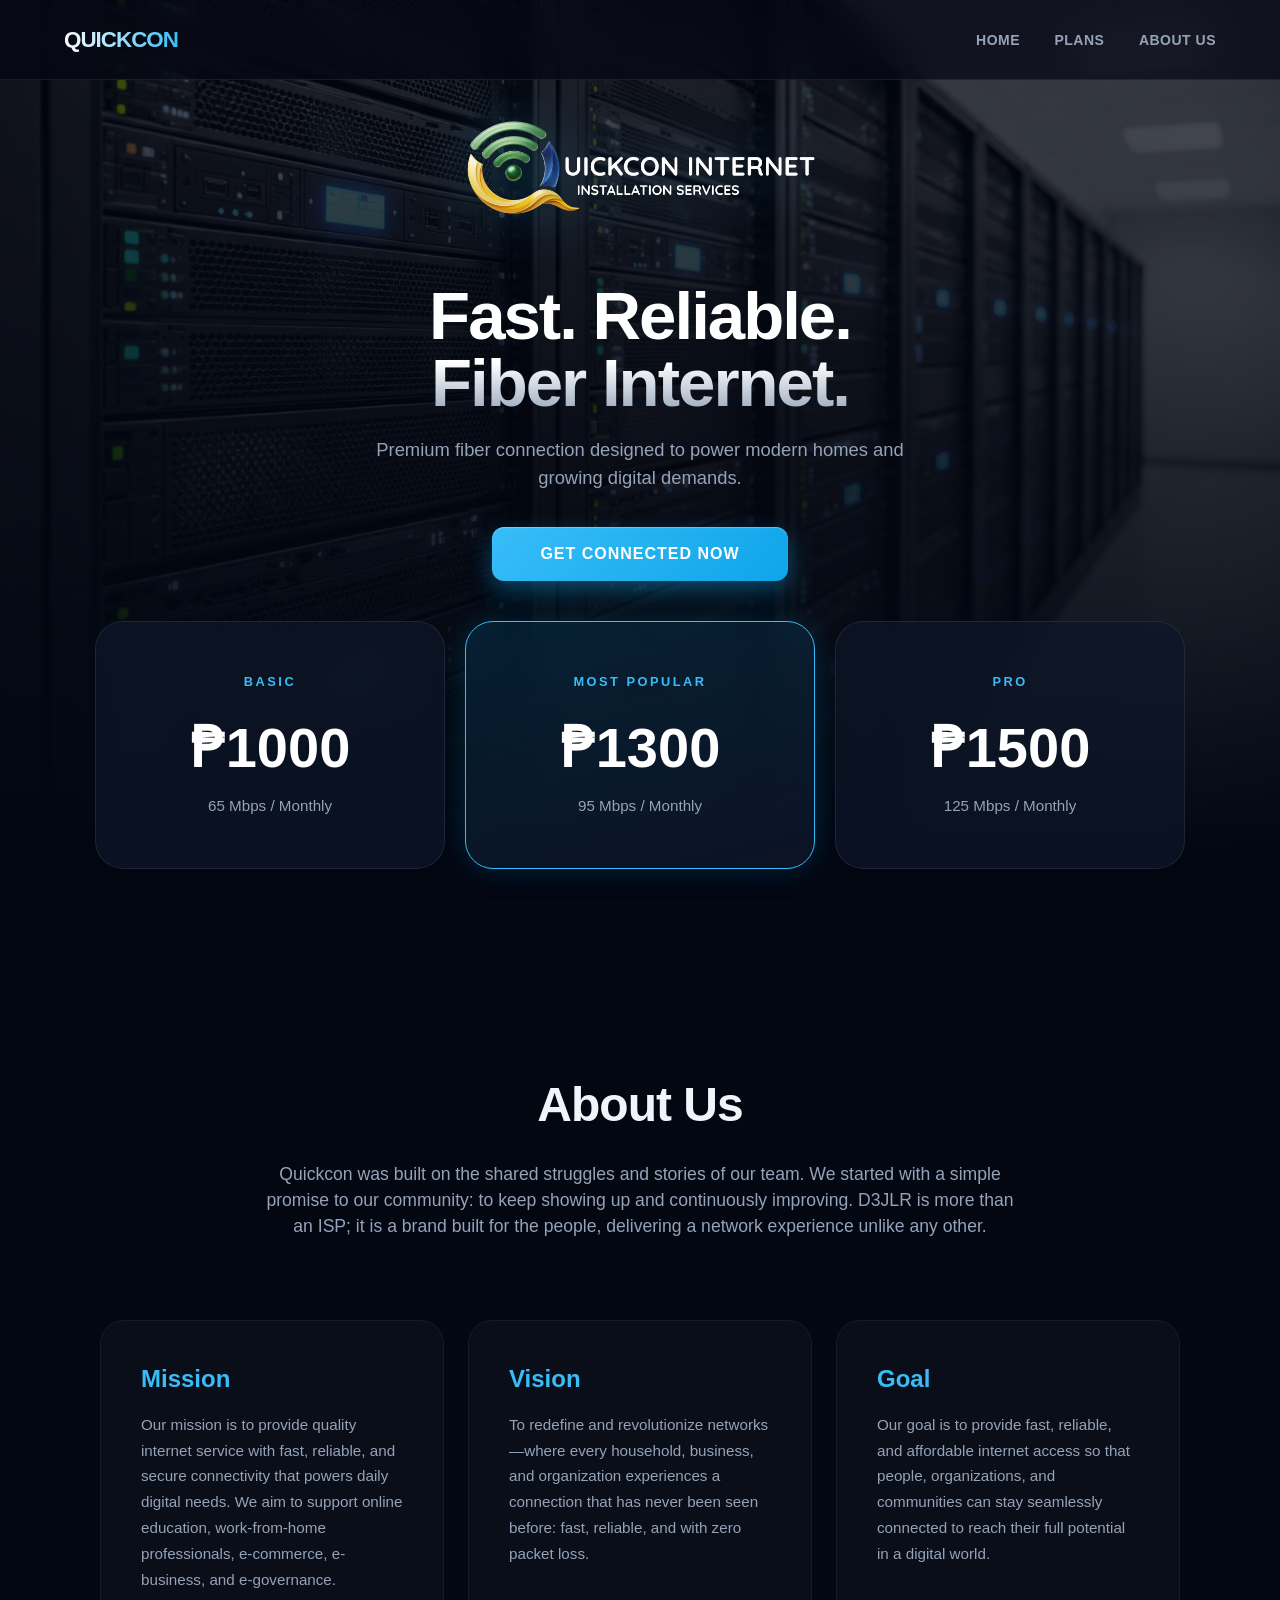
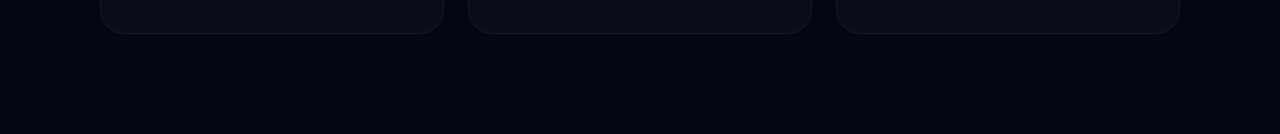
<file: web/index.html>
<!DOCTYPE html>
<html lang="en">
<head>
    <meta charset="UTF-8">
    <meta name="viewport" content="width=device-width, initial-scale=1.0">
    <title>QuickCon Internet</title>
    <link rel="stylesheet" href="./styles.css">
</head>

<body>

<!-- Background Image and Mesh Gradient Overlay -->
<div class="bg"></div>

<!-- Navigation -->
<header class="nav">
    <div class="logo-container">
        <!-- If you have a small icon logo, uncomment the image below -->
        <!-- <img src="./assets/quickcon_logo-removebg-preview.png" alt="QuickCon Logo"> -->
        <span>QuickCon</span>
    </div>

    <div class="nav-links">
        <button>Home</button>
        <button>Plans</button>
        <button>About Us</button>
    </div>
</header>

<!-- Hero Section -->
<main class="hero">
    <div class="hero-left">
        <div class="quickcon-logo">
            <img src="./assets/QUICKCON_LOGO_WITH_L.png" alt="QuickCon Logo">
        </div>

        <h1>Fast. Reliable.<br>Fiber Internet.</h1>
        <p>Premium fiber connection designed to power modern homes and growing digital demands.</p>

        <button class="get-connected-button">Get Connected Now</button>
    </div>
</main>

<!-- Pricing Plans Section -->
<section id="plans">
    <div class="plans">
        <div class="card">
            <h2>Basic</h2>
            <p class="price">₱1000</p>
            <span>65 Mbps / Monthly</span>
        </div>

        <div class="card highlight">
            <h2>Most Popular</h2>
            <p class="price">₱1300</p>
            <span>95 Mbps / Monthly</span>
        </div>

        <div class="card">
            <h2>Pro</h2>
            <p class="price">₱1500</p>
            <span>125 Mbps / Monthly</span>
        </div>
    </div>
</section>

<!-- About Section -->
<section class="about-section">
    <h1>About Us</h1>
    <p>
        Quickcon was built on the shared struggles and stories of our team. 
        We started with a simple promise to our community: to keep showing up and continuously improving. 
        D3JLR is more than an ISP; it is a brand built for the people, delivering a network experience unlike any other.
    </p>

    <div class="about-grid">
        <div class="about-card">
            <h2>Mission</h2>
            <p>
                Our mission is to provide quality internet service with fast, reliable, and secure connectivity 
                that powers daily digital needs. We aim to support online education, work-from-home professionals, 
                e-commerce, e-business, and e-governance.
            </p>
        </div>

        <div class="about-card">
            <h2>Vision</h2>
            <p>
                To redefine and revolutionize networks—where every household, business, and organization experiences 
                a connection that has never been seen before: fast, reliable, and with zero packet loss.
            </p>
        </div>

        <div class="about-card">
            <h2>Goal</h2>
            <p>
                Our goal is to provide fast, reliable, and affordable internet access so that people, organizations, 
                and communities can stay seamlessly connected to reach their full potential in a digital world.
            </p>
        </div>
    </div>
</section>

</body>
</html>
</file>
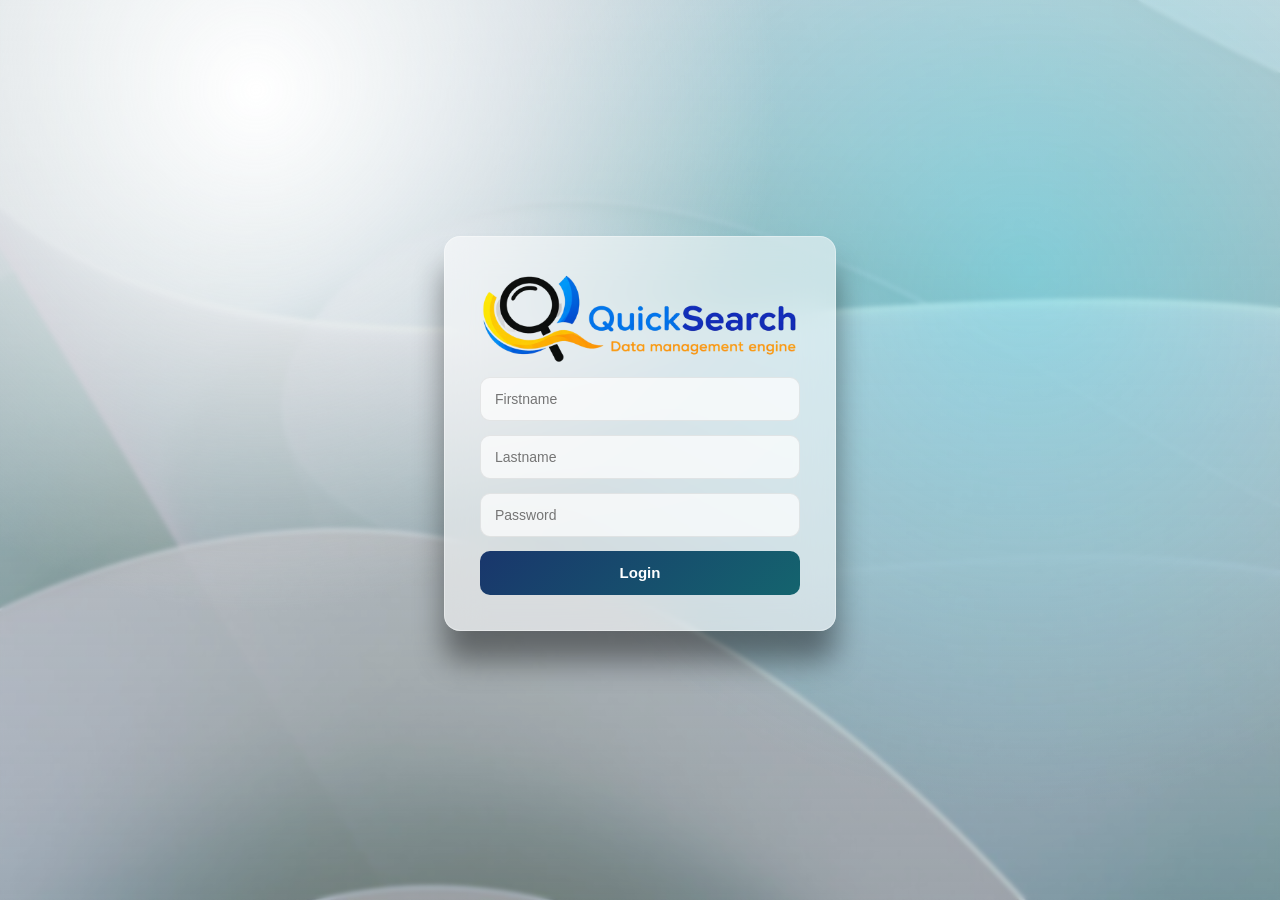
<file: Quicksearch/Quicksearch/prototype-v3-web-client-c++-server/frontend/index.html>
<!doctype html>
<html lang="en">

<head>
    <meta charset="utf-8" />
    <meta name="viewport" content="width=device-width, initial-scale=1" />
    <meta name="description" content="Quickcon">
    <link rel="stylesheet" href="style.css">
    <title>Quicksearch - Your engine to search </title>
</head>

<body id="body">
    <!-- <header id="top-header"></header> -->

    <div id="welcome-section">
        <div id="logo">

        </div><br>
            <p  id="message"> 

            </p>
        </div>

    <div id="login-form">
        <form id="loginForm">
            <div class="container">
            <img src="assets/quicksearch-logo.png">
            <input type="text" placeholder="Firstname" id="fname" required>
            <input type="text" placeholder="Lastname" id="lname" required>
            <input type="password" placeholder="Password" id="psw" required>
            <button type="submit">Login</button>
        </div>
        </form>
    </div>

<script src="data_lookup/scripts/globalvar.js"></script>
<script src="api.js"></script> 
</body>
</html>
</file>
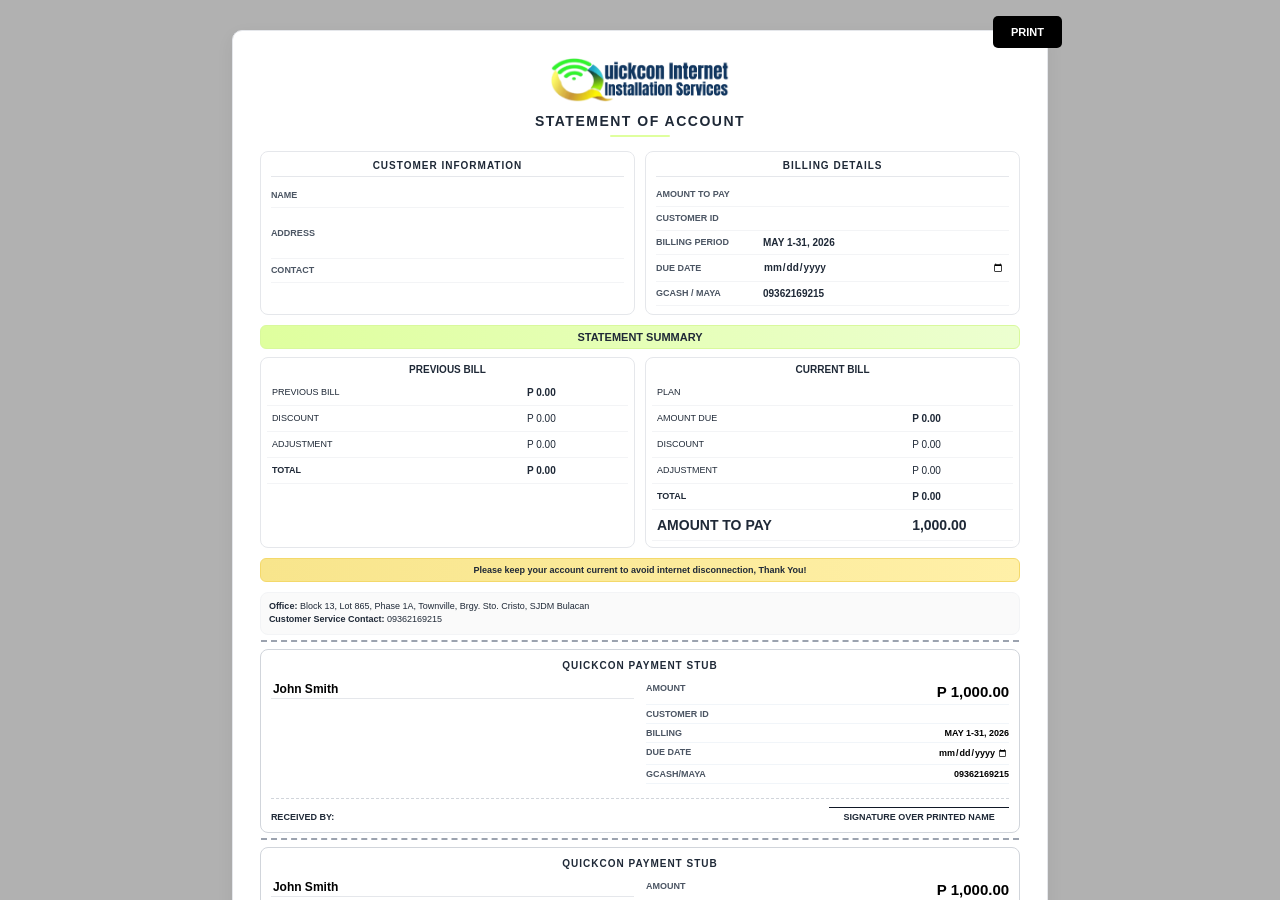
<file: Quicksearch/Quicksearch/prototype-v3-web-client-c++-server/frontend/soa/index.html>
<!DOCTYPE html>
<html lang="en">
<head>
<meta charset="UTF-8">
<meta name="viewport" content="width=device-width, initial-scale=1.0">
<title>Statement of Account</title>

<link rel="stylesheet" href="soa.css">
</head>

<body>

<!-- MODAL -->
<div class="modal-overlay">

  <div class="modal-container">

    <button class="close-modal" onclick="window.print()">
      PRINT
    </button>

    <div class="page">

      <!-- HEADER -->
      <div class="header">
        <img src="../assets/683115129_1359027916053255_2329588610600427561_n.png">
      </div>

      <div class="title">STATEMENT OF ACCOUNT</div>

      <!-- TOP -->
      <div class="top">

        <div class="card">
          <div class="info-title">CUSTOMER INFORMATION</div>

          <div class="row">
            <span class="label">Name</span>
            <input class="input" id="top-client-name" style="font-weight:bold; font-size: 11px;">
          </div>

          <div class="row">
            <span class="label">Address</span>
            <textarea class="input textarea" id="top-client-address"></textarea>
          </div>

          <div class="row">
            <span class="label">Contact</span>
            <input class="input" id="top-client-contact">
          </div>
        </div>

        <div class="card">
          <div class="info-title">BILLING DETAILS</div>

          <div class="row">
            <span class="label">Amount To Pay</span>
            <input class="input" id="top-client-amount-due" style="font-weight:bold;">
          </div>

          <div class="row">
            <span class="label">Customer ID</span>
            <input class="input" id="top-client-credentials" style="font-weight:bold;">
          </div>

          <div class="row">
            <span class="label">Billing Period</span>
            <input class="input" id="top-billing-period" style="font-weight:bold;" type="" value="MAY 1-31, 2026">
          </div>

          <div class="row">
            <span class="label">Due Date</span>
            <input class="input" id="top-due-date" style="font-weight:bold;" type="date">
          </div>

          <div class="row">
            <span class="label">GCASH / MAYA</span>
            <input class="input" id="top-gcash" value="09362169215" style="font-weight:bold;">
          </div>

        </div>

      </div>

      <!-- SUMMARY -->
      <div class="section">STATEMENT SUMMARY</div>

      <div class="grid">

        <!-- PREVIOUS BILL -->
        <div class="box">
          <h4>PREVIOUS BILL</h4>

          <table>
            <tr>
              <td>PREVIOUS BILL</td>
              <td class="amount">
                <input class="input" id="summary-previous-amount" value="P 0.00" style="font-weight:bold;">
              </td>
            </tr>

            <tr>
              <td>DISCOUNT</td>
              <td class="amount">
                <input class="input" id="summary-previous-discount" value="P 0.00">
              </td>
            </tr>

            <tr>
              <td>ADJUSTMENT</td>
              <td class="amount">
                <input class="input" id="summary-previous-adjustment" value="P 0.00">
              </td>
            </tr>

            <tr id="container-box-for-total-previous">
              <td><b>TOTAL</b></td>
              <td class="amount">
                <input class="input" id="summary-previous-total" value="P 0.00" style="font-weight:bold;">
              </td>
            </tr>
          </table>
        </div>

        <!-- CURRENT BILL -->
        <div class="box">
          <h4>CURRENT BILL</h4>

          <table>

            <tr>
              <td>PLAN</td>
              <td class="amount">
                <input class="input" id="summary-mbps" value="" style="font-weight:bold;">
              </td>
            </tr>

            <tr>
              <td>AMOUNT DUE</td>
              <td class="amount">
                <input class="input" id="summary-amount-due" value="P 0.00" style="font-weight:bold;">
              </td>
            </tr>

            <tr>
              <td>DISCOUNT</td>
              <td class="amount">
                <input class="input" id="summary-discount" value="P 0.00">
              </td>
            </tr>

            <tr>
              <td>ADJUSTMENT</td>
              <td class="amount">
                <input class="input" id="summary-adjustment" value="P 0.00">
              </td>
            </tr>

            <tr id="container-box-for-total-current">
              <td><b>TOTAL</b></td>
              <td class="amount">
                <input class="input" id="summary-total" value="P 0.00" style="font-weight:bold;">
              </td>
            </tr>

            <tr>
              <td><b style="font-size: 14px;">AMOUNT TO PAY</b></td>
              <td class="amount">
                <input class="input" id="summary-amount-to-pay" value="1,000.00" style="font-weight:bold; font-size: 14px;">
              </td>
            </tr>

          </table>
        </div>

      </div>

      <!-- NOTICE -->
      <div class="notice">
        Please keep your account current to avoid internet disconnection, Thank You!
      </div>

      <!-- OFFICE -->
      <div class="office">
        <b>Office:</b> Block 13, Lot 865, Phase 1A, Townville, Brgy. Sto. Cristo, SJDM Bulacan<br>
        <b>Customer Service Contact:</b> 09362169215<br>
      </div>

      <!-- STUB 1 -->
      <div class="stub">

        <div class="stub-title">QUICKCON PAYMENT STUB</div>

        <div class="stub-grid">

          <div class="stub-left">
            <input id="stub-client-name" value="John Smith" style="font-weight:bold; font-size: 12px;">
            <textarea class="input textarea" id="stub-client-address"></textarea>
          </div>

          <div class="stub-right">

            <div class="line"><span>AMOUNT</span><input id="stub-amount-due" value="P 1,000.00" style="font-weight:bold; font-size: 15px;"></div>
            <div class="line"><span>CUSTOMER ID</span><input id="stub-credentials" style="font-weight:bold;"></div>
            <div class="line"><span>BILLING</span><input id="stub-billing" style="font-weight:bold;" value="MAY 1-31, 2026"></div>
            <div class="line"><span>DUE DATE</span><input id="stub-due-date" type="date" style="font-weight:bold;"></div>
            <div class="line"><span>GCASH/MAYA</span><input id="stub-gcash" style="font-weight:bold;" value="09362169215"></div>

          </div>

        </div>

        <div class="stub-footer">

          <div class="received">RECEIVED BY:</div>

          <div class="signature-area">
            <div class="signature-line"></div>
            <div class="signature-label">
              SIGNATURE OVER PRINTED NAME
            </div>
          </div>

        </div>

      </div>

      <!-- STUB 2 -->
      <div class="stub">

        <div class="stub-title">QUICKCON PAYMENT STUB</div>

        <div class="stub-grid">

          <div class="stub-left">
            <input id="stub2-client-name" value="John Smith" style="font-weight:bold; font-size: 12px;">
            <textarea class="input textarea" id="stub2-client-address"></textarea>
          </div>

          <div class="stub-right">

            <div class="line"><span>AMOUNT</span><input id="stub-amount-due" value="P 1,000.00" style="font-weight:bold; font-size: 15px;"></div>
            <div class="line"><span>CUSTOMER ID</span><input id="stub2-credentials" style="font-weight:bold;"></div>
            <div class="line"><span>BILLING</span><input id="stub-billing" style="font-weight:bold;" value="MAY 1-31, 2026"></div>
            <div class="line"><span>DUE DATE</span><input id="stub-due-date" type="date" style="font-weight:bold;"></div>
            <div class="line"><span>GCASH/MAYA</span><input id="stub-gcash" style="font-weight:bold;" value="09362169215"></div>

          </div>

        </div>

        <div class="stub-footer">

          <div class="received">RECEIVED BY:</div>

          <div class="signature-area">
            <div class="signature-line"></div>
            <div class="signature-label">
              SIGNATURE OVER PRINTED NAME
            </div>
          </div>

        </div>

      </div>

    </div>

  </div>

   <script src="script.js"></script>

</div>

</body>
</html>
</file>
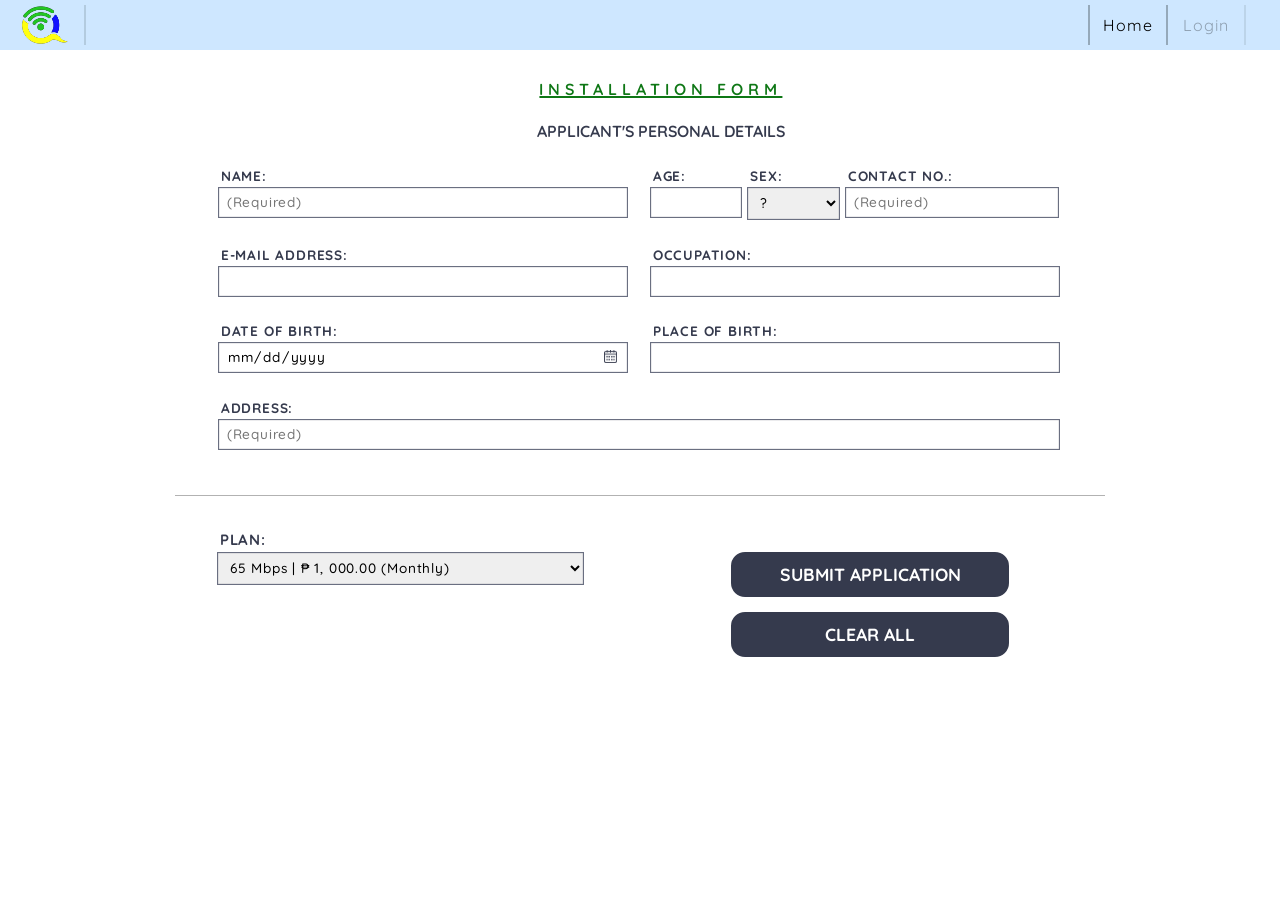
<file: web/Application_Form.html>
<html>
<head>
    <link rel = "shortcut icon" href = "QuickIcon.ico" type = "image/x-icon">
    <title> Application Form - QuickCon Internet </title>
</head>
<body>

<div class = "main">
    <div class = "webRibbon">
        <img id = "QCLogo" src = "QuickCon Logo.png">
        <button type = "button" id = "BLogin"> Login </button>
        <div id = "BLogout"> Logout </div>
        <button type = "button" id = "BHome"> Home </button>
    </div>

    <form class = "applicationArea" id = "form1">
        <div class = "title"> 
            <div class = "titleLine-1"> INSTALLATION FORM </div>
            <div class = "titleLine-2"> APPLICANT'S PERSONAL DETAILS </div>
        </div>

        <!-- 1st Row -->
        <div class = "textInput" id = "defaultInputStyle">
            <label for = "nameBox" class = "inputLabels"> NAME: </label>
            <input type = "text" class = "textBox" id = "nameBox" placeholder = "(Required)"/>
        </div>
        <div class = "small-textInput" id = "defaultInputStyle">
            <label for = "ageBox" class = "inputLabels"> AGE: </label>
            <input type = "number" class = "textBox" id = "ageBox" min = "1" max = "100"/>
        </div>
        <div class = "small-textInput" id = "defaultInputStyle">
            <label for = "sexBox" class = "inputLabels"> SEX: </label>
            <select type = "text" class = "textBox" id = "sexBox">
                <option> ? </option>
                <option> Male </option>
                <option> Female </option>
                <option> Truck </option>
                <option> Helicopter </option>
                <option> Chair </option>
            </select>
        </div>
        <div class = "contact-textInput" id = "defaultInputStyle">
            <label for = "contactBox" class = "inputLabels"> CONTACT NO.: </label>
            <input type = "text" class = "textBox" id = "contactBox" placeholder = "(Required)"/>
        </div>

        <!-- 2nd Row -->
        <div class = "textInput" id = "defaultInputStyle">
            <label for = "emailBox" class = "inputLabels"> E-MAIL ADDRESS: </label>
            <input type = "text" class = "textBox" id = "emailBox"/>
        </div>
        <div class = "textInput" id = "defaultInputStyle">
            <label for = "occBox" class = "inputLabels"> OCCUPATION: </label>
            <input type = "text" class = "textBox" id = "occBox"/>
        </div>

        <!-- 3rd Row -->
        <div class = "textInput" id = "defaultInputStyle">
            <label for = "bdayBox" class = "inputLabels"> DATE OF BIRTH: </label>
            <input type = "date" class = "textBox" id = "bdayBox"/>
        </div>
        <div class = "textInput" id = "defaultInputStyle">
            <label for = "bplaceBox" class = "inputLabels"> PLACE OF BIRTH: </label>
            <input type = "text" class = "textBox" id = "bplaceBox"/>
        </div>

        <!-- 4th Row -->
        <div class = "long-textInput" id = "defaultInputStyle">
            <label for = "addBox" class = "inputLabels"> ADDRESS: </label>
            <input type = "text" class = "textBox" id = "addBox" placeholder = "(Required)"/>
        </div>
    </form>

    <div class = "submissionArea">
        <div  class = "planArea">
            <div class = "long-textInput" id = "defaultInputStyle">
                <label for = "planBox" class = "inputLabels"> PLAN: </label>
                <select type = "text" class = "textBox" id = "planBox">
                    <option > 65 Mbps | ₱ 1, 000.00 (Monthly) </option>
                    <option > 95 Mbps | ₱ 1, 300.00 (Monthly) </option>
                    <option > 125 Mbps | ₱ 1, 500.00 (Monthly) </option>
                </select>
            </div>
        </div>
        <div  class = "buttonArea">
            <button type = "button" class = "subArea-Button" id = "BSubmit"> SUBMIT APPLICATION </button>
            <div class = "prompt-style" id = "confirmPrompt">
                <button 
                    type = "submit" 
                    class = "promptYesButton-style"
                    form = "form1"
                    > SUBMIT </button>
                <button 
                    type = "button" 
                    class = "promptNoButton-style"
                    > Return </button>
            </div>

            <button type = "button" class = "subArea-Button" id = "BClear"> CLEAR ALL </button>
            <div class = "prompt-style" id = "warningPrompt">
                <button 
                    type = "reset" 
                    class = "promptYesButton-style"
                    form = "form1"
                    > CONFIRM </button>
                <button 
                    type = "button" 
                    class = "promptNoButton-style"
                    > Return </button>

                <div class = "promptText-style" id = "wp-Line1"> WARNING </div>
                <div class = "promptText-style" id = "wp-Line2"> Mawawawala lahat ng detalye kapag pinindot mo ito! Sigurado ka? </div>
                <div class = "promptText-style" id = "wp-Line3"> All details will disappear if you click this button! Are you sure? </div>

                <img id = "warning1" src = "warning_icon.png">
                <img id = "warning2" src = "warning_icon.png">
            </div>

        </div>
    </div>
</div>

</body>
</html>
<style>

html {
    font-family: "quicksand";
    font-weight: normal;
}
body .main{
    position: absolute; top: 0; left: 0;
    height: 100%; width: 100%;

    display: grid; 
    grid-template-columns: 1fr min(90%, 930px) 1fr;
    grid-template-rows: auto auto 1fr;

}

/* MAIN RIBBON _______________________________________________ */
.webRibbon { 
    position: relative; top:0; left: 0;
    width: 100%; height: 100%; min-height: 50px;
    background-color: #cee7ff;

    grid-area: 1 / 1 / 2 / 4;

    #QCLogo{
        visibility: visible; position: absolute; 

        top: 10%; left: 20px; height: 80%;
        filter: drop-shadow(0 0 0.1px black) brightness(120%);
        border-right: 2px solid #95A9BA; 
        padding-right: 15px;
    }
    #BLogin{
        background: none; border: none; position: absolute; 
        opacity: 30%;

        top: 10%; right: 34px;
        height: 80%; width: 80; 
        font-size: calc(1 * 100%); 
        font-family: "quicksand";
        letter-spacing: 1;

        display: flex; 
        justify-content: center; align-items: center;

        border-right: 2px solid #95A9BA; border-left: 2px solid #95A9BA;
    }
    #BLogout{
        visibility: hidden; position: absolute; 

        top: 10%; right: 30;
        height: 80%; width: 80; 
        font-size: calc(1 * 100%);
        letter-spacing: 1;

        display: flex; 
        justify-content: center; align-items: center;
        border-right: 2px solid #95A9BA; 
        border-left: 2px solid #95A9BA;
    }
    #BHome{
        background: none; border: none; position: absolute;

        top: 10%; right: 112;
        height: 80%; width: 80; 
        font-size: calc(1 * 100%);
        font-family: "quicksand";
        letter-spacing: 1;

        display: flex; 
        justify-content: center; align-items: center;
        border-right: 2px solid #95A9BA; 
        border-left: 2px solid #95A9BA;

        cursor: pointer;
    }
}

/* Application Area _______________________________________________ */
.applicationArea{
    border: white 0.5px solid;
    grid-area: 2 / 2 / 3 / 3;

    font-family: "quicksand";

    display: flex; row-gap: 1.8em;
    flex-wrap: wrap; justify-content: start;
    padding-left: 4.5%;
    padding-top: 3%; padding-bottom: 3%;

    /* main containers */
    .title{
        display: flex; flex-direction: column;
        align-items: center;
        font-size: 100%;

        .titleLine-1{
            color: #0e7715;
            font-weight: 650; 
            text-decoration: underline;
            text-decoration-thickness: 2px;
            letter-spacing: 5px;

            padding-bottom: 2.5%;
        }
        .titleLine-2{
            color: #353a4d;
            font-weight: 650;
        }
    }

    .textInput{
        width: 48.75%;
    }
    .small-textInput{
        width: 11%;
    }
    .long-textInput{
        width: 100%;
    }
    .contact-textInput{
        width: 25.5%;
    }

    /* item order */
    .title{
        flex-basis: 100%;
        order: -1;
    }
}

   /* input styles */
#defaultInputStyle{
    display: flex; flex-direction: column;
    font-size: 85%; font-weight: 700;
}
.inputLabels{
    position: relative; left: 3px; bottom: 3px;
    letter-spacing: 0.8px;
    color: #353a4d;
}
.textBox{
    width: 95%;
    border: #6a6f81 1px solid;
    box-shadow: inset 0 0 1px #353a4d;
}
.textBox[type = "number"]{
    padding-left: 8px; padding-top: 5px; padding-bottom: 7px;
    font-family: "quicksand"; 
    font-size: 100%; font-weight: 500;
    letter-spacing: 0.8px;
}
.textBox[type = "text"]{
    padding-left: 8px; padding-top: 5px; padding-bottom: 7px;
    font-family: "quicksand"; 
    font-size: 100%; font-weight: 500;
    letter-spacing: 0.8px;
}
.textBox[type = "date"]{
    padding-left: 8px; padding-top: 4px; padding-bottom: 6px;
    font-family: "quicksand"; 
    font-size: 100%; font-weight: 500;
    letter-spacing: 0.8px;
    cursor: text;
}
.textBox[type = "date"]::-webkit-calendar-picker-indicator {
    background-image: url("calendar-icon.png");
    padding-right: 2.5%;
    cursor: pointer;
}

/* Submission Area _______________________________________________ */
.submissionArea{
    border-top: rgba(0, 0, 0, 0.3) 1px solid;
    grid-area: 3 / 2 / 4 / 3;

    display: flex; flex-direction: row;
    gap: 2em;

    .planArea{
        flex-basis: 100%;
        display: flex; flex-direction: row;
        flex-wrap: wrap; justify-content: start;
        padding-left: 4.5%;
        padding-top: 4%;

        .inputLabels{
            font-size: 110%;
        }
        .long-textInput{
            width: 100%;
        }
    }

    .buttonArea{
        flex-basis: 100%; 
        display: flex; flex-direction: column;
        flex-wrap: nowrap; place-items: center;
        gap: 15px;
        padding: 4.5%;
        padding-top: 6%; padding-bottom: 15%;

        position: relative;

        .subArea-Button{
            border: #353a4d 2px solid;
            border-radius: 0.8em;
            background-color: #353a4d;

            height: 15%; width: 72%;
            min-height: 45px; max-width: 400px;
            
            color: white;
            font-family: "quicksand";
            font-size: 110%; font-weight: 750;
        }

        #warningPrompt{
            visibility: hidden;
        }
        #wp-Line1{
            position: absolute;
            width: 100%; top: min(1.7vw, 25px);

            color: #353a4d;
            font-weight: bold;

            text-align: center;
        }
        #wp-Line2{
            position: absolute;
            width: 90%; top: min(5.7vw, 70px);

            color: #353a4d;

            text-align: center;
        }
        #wp-Line3{
            position: absolute;
            width: 90%; top: min(12.7vw, 140px);

            color: #95A9BA;
            font-weight: bold;

            text-align: center;
        }
        #warning1{
            position: absolute;
            height: min(4vw, 40px);
            top: min(1vw);
            left: min(17vw, 155px);
        }
        #warning2{
            position: absolute;
            height: min(4vw, 40px);
            top: min(1vw);
            right: min(17vw, 155px);
        }

        #confirmPrompt{
            visibility: hidden;
        }
    }
}
    /* prompt styles */
.prompt-style{
    position: fixed;
    top: 50%; left: 50%; transform: translate(-50%, -60%);
    height: 27vw; width: 55vw;
    max-height: 290px; max-width: 500px;

    background-color: white;
    border-radius: min(2vw, 15px);
    border: black 1px solid;

    display: flex; 
    justify-content: space-evenly;
}
.promptText-style{
    font-size: min(2vw, 19px);
    letter-spacing: 1px;
}
.promptNoButton-style{
    position: relative; order: 1;
    align-self: end;
    height: 6vw; width: 18vw; bottom: 2vw; 
    max-height: 35px; max-width: 180px;

    color: #353a4d;
    font-weight: bold; font-size: min(1.7vw, 15px);

    background: white;
    border: black 1px solid;
    border-radius: 5px;

    cursor: pointer;
}
.promptYesButton-style{
    position: relative; order: 2;
    align-self: end;
    height: 6vw; width: 18vw; bottom: 2vw;
    max-height: 35px; max-width: 180px;

    color: white;
    font-weight: 700; font-size: min(1.7vw, 15px);

    background: linear-gradient(to right,#45a8ff, #ffe231);
    border: black 1px solid;
    border-radius: 5px;

    cursor: pointer;
}

@font-face {
    font-family: "anton";
    src: url('Anton/Anton-Regular.ttf') format("truetype");
}
@font-face {
    font-family: "quicksand";
    src: url('Quicksand/Quicksand-VariableFont_wght.ttf') format("truetype");
}
@font-face {
    font-family: "theseasons";
    src: url('The-Seasons/Demo_Fonts/Fontspring-DEMO-theseasons-bd.otf') format("truetype");
}
@media (max-width: 1200px){
    .applicationArea, .submissionArea .planArea{
        .textInput{
            width: 100%;
        }
        .small-textInput{
            width: 22.75%;
        }
        .long-textInput{
            width: 100%;
        }
        .contact-textInput{
            width: 52%;
        }
    }

    .submissionArea{
        flex-direction: column;
        
        .buttonArea{
            padding-top: 3%;
        }
    }
}

/* EVENTSs _______________________________________________ */

/* --------------------------Hovers-------------------------- */
#BHome:hover{
    background-color: #9FD2FF;
    transition: background-color 0.2s;
}
#BHome:hover:active{
    background-color: #f0f8ff;
    transition: 0.1s;
}
/* --------------------------clicks-------------------------- */
.submissionArea .buttonArea .subArea-Button:active{
    color: #353a4d;
    background-color: white;
    transition: 0.1s;
}

#BClear:focus + #warningPrompt, .prompt-style:hover, .prompt-style:focus-within{
    visibility: visible;
    transform: scale(1);

    position: fixed;
    top: 50%; left: 50%; transform: translate(-50%, -60%);
    transition: 0.2s;
}

#BSubmit:focus + #confirmPrompt, .prompt-style:focus, .prompt-style:focus-within{
    visibility: visible;
    transform: scale(1);

    position: fixed;
    top: 50%; left: 50%; transform: translate(-50%, -60%);
    transition: 0.2s;
}
.promptNoButton-style:active + #prompt-style{
    visibility: hidden;
}

</style>
</file>
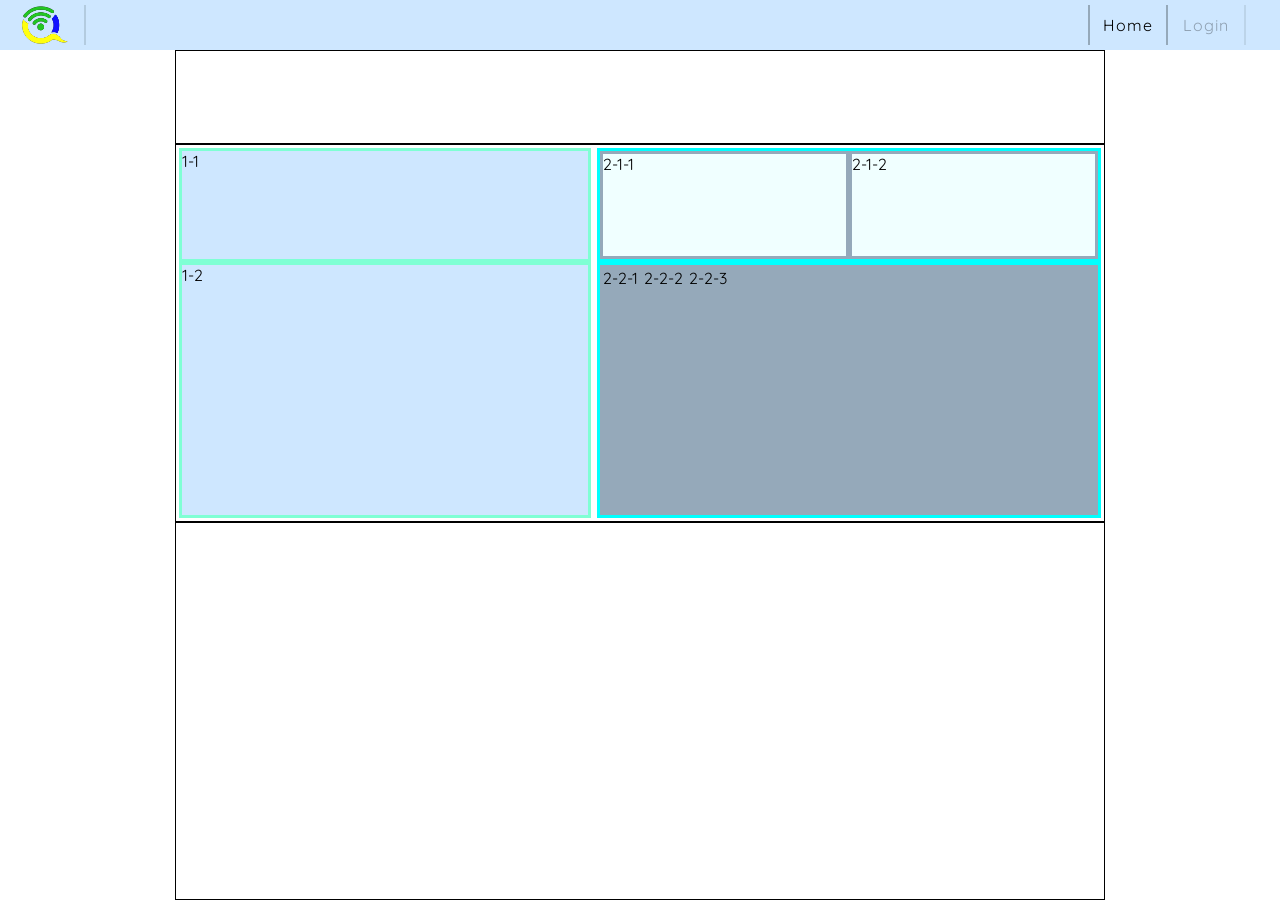
<file: web/Profile_Page.html>
<html>
<head>
    <link rel = "shortcut icon" href = "QuickIcon.ico" type = "image/x-icon">
    <title> Profile - QuickCon Internet </title>
</head>
<body>
    
<div class = "main"> 

    <div class = "webRibbon">
        <img id = "QCLogo" src = "QuickCon Logo.png">
        <button type = "button" id = "BLogin"> Login </button>
        <div id = "BLogout"> Logout </div>
        <button type = "button" id = "BHome"> Home </button>
    </div>

    <div class = "titleArea">

    </div>

    <div class = "accountDetails_Area">
        <div class = "a1"> 
            <div class = "a1-1">1-1</div>
            <div class = "a1-2">1-2</div>
        </div>
        <div class = "a2"> 
            <div class = "a2-1"> 
                <div class = "a2-1-1"> 2-1-1 </div>
                <div class = "a2-1-1"> 2-1-2 </div>
            </div>
            <div class = "a2-2"> 
                <div class = "a2-1-1"> 2-2-1 </div>
                <div class = "a2-1-1"> 2-2-2 </div>
                <div class = "a2-1-1"> 2-2-3 </div>
            </div>
        </div>
    </div>

    <div class="transactionHistory_Area">

    </div>

</div>

</body>
</html>
<style> 

html {
    font-family: "quicksand";
    font-weight: normal;
}
body .main{
    position: absolute; top: 0; left: 0;
    height: 100%; width: 100%;

    display: grid; 
    grid-template-columns: 1fr min(90%, 930px) 1fr;
    grid-template-rows: auto 1fr 4fr 4fr;
}
.titleArea * , .accountDetails_Area * , .transactionHistory_Area * {
    margin: 3px;
}

/* MAIN RIBBON _______________________________________________ */
.webRibbon { 
    position: relative; top:0; left: 0;
    width: 100%; height: 100%; min-height: 50px;
    background-color: #cee7ff;

    grid-area: 1 / 1 / 2 / 4;

    #QCLogo{
        visibility: visible; position: absolute; 

        top: 10%; left: 20px; height: 80%;
        filter: drop-shadow(0 0 0.1px black) brightness(120%);
        border-right: 2px solid #95A9BA; 
        padding-right: 15px;
    }
    #BLogin{
        background: none; border: none; position: absolute; 
        opacity: 30%;

        top: 10%; right: 34px;
        height: 80%; width: 80; 
        font-size: calc(1 * 100%); 
        font-family: "quicksand";
        letter-spacing: 1;

        display: flex; 
        justify-content: center; align-items: center;

        border-right: 2px solid #95A9BA; border-left: 2px solid #95A9BA;
    }
    #BLogout{
        visibility: hidden; position: absolute; 

        top: 10%; right: 30;
        height: 80%; width: 80; 
        font-size: calc(1 * 100%);
        letter-spacing: 1;

        display: flex; 
        justify-content: center; align-items: center;
        border-right: 2px solid #95A9BA; 
        border-left: 2px solid #95A9BA;
    }
    #BHome{
        background: none; border: none; position: absolute;

        top: 10%; right: 112;
        height: 80%; width: 80; 
        font-size: calc(1 * 100%);
        font-family: "quicksand";
        letter-spacing: 1;

        display: flex; 
        justify-content: center; align-items: center;
        border-right: 2px solid #95A9BA; 
        border-left: 2px solid #95A9BA;

        cursor: pointer;
    }
}

/* ACCOUNT DETAILS _______________________________________________ */
.titleArea{
    border: black 0.5px solid;
    grid-area: 2 / 2 / 3 / 3;
}

/* ACCOUNT DETAILS _______________________________________________ */
.accountDetails_Area{
    border: black 0.5px solid;
    grid-area: 3 / 2 / 4 / 3;

    display: grid;
    grid-template-columns: 45% 55%;
}
.a1{
    background-color: aquamarine;
    display: flex;
    flex-direction: column;
    justify-content: start;

    .a1-1{
        background-color: #cee7ff;
        flex-basis: 30%;
    }
    .a1-2{
        background-color: #cee7ff;
        flex-basis: 70%;
    }
}
.a2{
    background-color: cyan;
    display: flex;
    flex-direction: column;
    justify-content: start;

    .a2-1{
        background-color: #95A9BA;
        flex-basis: 30%;

        display: flex;
        flex-direction: row;
        justify-content: start;

        .a2-1-1{
            background-color: azure;
            flex-basis: 100%;
        }
        .a2-1-2{
            background-color: azure;
            flex-basis: 100%;
        }
    }
    .a2-2{
        background-color: #95A9BA;
        flex-basis: 70%;

        display: flex;
        justify-content: start;

        .a2-2-1{
            background-color: azure;
        }
        .a2-2-2{
            background-color: azure;
            
        }
        .a2-2-3{
            background-color: azure;
            
        }
    }
}

/* TRANSACTION HISTORY _______________________________________________ */
.transactionHistory_Area{
    border: black 0.5px solid;
    grid-area: 4 / 2 / 5 / 3;
}

@font-face {
    font-family: "anton";
    src: url('Anton/Anton-Regular.ttf') format("truetype");
}
@font-face {
    font-family: "quicksand";
    src: url('Quicksand/Quicksand-VariableFont_wght.ttf') format("truetype");
}
@font-face {
    font-family: "theseasons";
    src: url('The-Seasons/Demo_Fonts/Fontspring-DEMO-theseasons-bd.otf') format("truetype");
}
@media (max-width: 1200px){
    .accountDetails_Area{
        grid-template-columns: auto;
        grid-template-rows: 40% 60%;
    }
}

</style>
</file>
<file: web/styles.css>
/* =========================
    RESET & BASE
========================= */
* {
    margin: 0;
    padding: 0;
    box-sizing: border-box;
}

body {
    font-family: "Inter", -apple-system, sans-serif;
    color: #f1f5f9;
    background-color: #030712;
    line-height: 1.5;
    overflow-x: hidden;
    -webkit-font-smoothing: antialiased;
}

/* =========================
    BACKGROUND (RESTORED & POLISHED)
========================= */
.bg {
    position: fixed;
    inset: 0;
    background: url("./assets/homepage_background.png") center/cover no-repeat;
    z-index: -2;
    opacity: 0.4; /* Stronger visibility */
}

.bg::after {
    content: "";
    position: absolute;
    inset: 0;
    background: radial-gradient(circle at 50% 0%, rgba(0, 0, 0, 0.15), transparent 70%),
                linear-gradient(to bottom, rgba(3, 7, 18, 0.2) 0%, #030712 95%);
}

/* =========================
    NAVBAR
========================= */
.nav {
    display: flex;
    justify-content: space-between;
    align-items: center;
    padding: 0 5%;
    height: 80px;
    position: sticky;
    top: 0;
    z-index: 1000;
    backdrop-filter: blur(20px);
    background: rgba(3, 7, 18, 0.7);
    border-bottom: 1px solid rgba(255, 255, 255, 0.08);
}

.logo-container span {
    font-size: 1.4rem;
    font-weight: 900;
    letter-spacing: -1px;
    background: linear-gradient(to right, #fff, #38bdf8);
    -webkit-background-clip: text;
    -webkit-text-fill-color: transparent;
    text-transform: uppercase;
}

.nav-links button {
    background: none;
    border: none;
    color: #94a3b8;
    margin-left: 30px;
    cursor: pointer;
    font-size: 14px;
    font-weight: 700;
    transition: 0.3s ease;
    text-transform: uppercase;
    letter-spacing: 0.5px;
}

.nav-links button:hover {
    color: #38bdf8;
}

/* =========================
    HERO SECTION (COMPACT FOR VISIBILITY)
========================= */
.hero {
    display: flex;
    flex-direction: column;
    align-items: center;
    text-align: center;
    padding: 80px 20px 140px; /* Large bottom padding for card overlap */
    min-height: auto;
}

.quickcon-logo img {
    height: 200px; /* More professional size */
    margin-top: -100px;
    margin-bottom: 15px;
    filter: drop-shadow(0 0 30px rgba(56, 189, 248, 0.3));
}

.hero-left h1 {
    font-size: clamp(2.5rem, 6vw, 4.2rem);
    font-weight: 900;
    line-height: 1;
    letter-spacing: -2px;
    margin-bottom: 20px;
    background: linear-gradient(to bottom, #ffffff 60%, #94a3b8);
    -webkit-background-clip: text;
    -webkit-text-fill-color: transparent;
}

.hero-left p {
    font-size: 1.15rem;
    color: #94a3b8;
    max-width: 550px;
    margin: 0 auto 35px;
}

/* =========================
    THE "10X" CONNECTED BUTTON
========================= */
.get-connected-button {
    padding: 18px 48px;
    font-size: 16px;
    border: none;
    border-radius: 12px; /* Sleeker tech radius */
    background: linear-gradient(135deg, #38bdf8 0%, #0ea5e9 100%);
    color: #fff;
    font-weight: 800;
    text-transform: uppercase;
    letter-spacing: 1px;
    cursor: pointer;
    box-shadow: 0 10px 25px rgba(14, 165, 233, 0.4), 
                inset 0 1px 1px rgba(255, 255, 255, 0.3);
    transition: all 0.4s cubic-bezier(0.175, 0.885, 0.32, 1.275);
}

.get-connected-button:hover {
    transform: translateY(-4px) scale(1.02);
    box-shadow: 0 20px 40px rgba(14, 165, 233, 0.6);
    background: linear-gradient(135deg, #7dd3fc 0%, #38bdf8 100%);
}

/* =========================
    PRICING CARDS (ABOVE THE FOLD)
========================= */
#plans {
    margin-top: -100px; /* PULLS CARDS INTO HERO VIEW */
    padding: 0 20px 100px;
    position: relative;
    z-index: 10;
}

.plans {
    display: flex;
    justify-content: center;
    align-items: stretch;
    gap: 20px;
    max-width: 1100px;
    margin: 0 auto;
}

.card {
    flex: 1;
    max-width: 350px;
    padding: 50px 30px;
    border-radius: 28px;
    background: rgba(15, 23, 42, 0.7); /* Deep glass */
    backdrop-filter: blur(15px);
    border: 1px solid rgba(255, 255, 255, 0.08);
    text-align: center;
    transition: all 0.4s ease;
    display: flex;
    flex-direction: column;
    justify-content: center;
}

.card:hover {
    transform: translateY(-10px);
    border-color: rgba(56, 189, 248, 0.5);
    background: rgba(15, 23, 42, 0.9);
    box-shadow: 0 30px 60px -12px rgba(0, 0, 0, 0.5);
}

.card.highlight {
    background: linear-gradient(165deg, rgba(14, 165, 233, 0.15) 0%, rgba(15, 23, 42, 0.8) 100%);
    border: 1.5px solid #38bdf8;
    position: relative;
    box-shadow: 0 0 30px rgba(14, 165, 233, 0.2);
}

.card h2 {
    font-size: 0.8rem;
    text-transform: uppercase;
    letter-spacing: 2.5px;
    color: #38bdf8;
    margin-bottom: 15px;
    font-weight: 800;
}

.price {
    font-size: 3.5rem;
    font-weight: 900;
    color: #ffffff;
    margin-bottom: 5px;
}

.card span {
    font-size: 0.95rem;
    color: #94a3b8;
    font-weight: 500;
}

/* =========================
    ABOUT SECTION
========================= */
.about-section {
    padding: 100px 60px;
    max-width: 1200px;
    margin: 0 auto;
}

.about-section h1 {
    font-size: 3rem;
    font-weight: 900;
    text-align: center;
    margin-bottom: 20px;
    letter-spacing: -1px;
}

.about-section > p {
    text-align: center;
    max-width: 750px;
    margin: 0 auto 80px;
    font-size: 1.1rem;
    color: #94a3b8;
}

.about-grid {
    display: grid;
    grid-template-columns: repeat(auto-fit, minmax(300px, 1fr));
    gap: 24px;
}

.about-card {
    padding: 40px;
    border-radius: 24px;
    background: rgba(255, 255, 255, 0.03);
    border: 1px solid rgba(255, 255, 255, 0.05);
    transition: 0.3s ease;
}

.about-card:hover {
    background: rgba(255, 255, 255, 0.05);
}

.about-card h2 {
    color: #38bdf8;
    font-size: 1.5rem;
    margin-bottom: 15px;
    font-weight: 800;
}

.about-card p {
    color: #94a3b8;
    font-size: 0.95rem;
    line-height: 1.7;
}

/* =========================
    RESPONSIVE
========================= */
@media (max-width: 900px) {
    .nav { padding: 0 5%; }
    #plans { margin-top: 0; }
    .hero { padding-bottom: 60px; }
    .plans {
        flex-direction: column;
        align-items: center;
    }
    .card { width: 100%; max-width: 400px; }
}
</file>
<file: Quicksearch/Quicksearch/prototype-v3-web-client-c++-server/frontend/style.css>
/* =========================
    ROOT VARIABLES
========================= */
:root {
    --primary: #14646e;
    --theme: rgb(25, 54, 108);

    --bg: #eaf4f7;
    --card: rgba(255, 255, 255, 0.55);
    --border: rgba(255, 255, 255, 0.35);

    --text: #0f172a;
    --muted: rgba(15, 23, 42, 0.65);

    --shadow: 0 20px 50px rgba(0, 0, 0, 0.12);
    --radius: 16px;
}

/* =========================
    BASE
========================= */
html {
    font-family: "Quicksand", sans-serif;
    scroll-behavior: smooth;
}

body {
    margin: 0;
    padding: 0;
    min-height: 100vh;

    display: flex;
    flex-direction: column;
    align-items: center;

    color: var(--text);

    background-color: var(--bg);
    background-image: url('assets/login_background.jpg');
    /* background-size: cover; */
    background-position: center;
    background-attachment: fixed;
    background-repeat: no-repeat;

    position: relative;
    overflow-x: hidden;
}

/* =========================
    BACKGROUND OVERLAY (PREMIUM LOOK)
========================= */
body::before {
    content: "";
    position: fixed;
    inset: 0;
    z-index: -1;
    /* background-color: rgba(0,0,0,0.9); */

    background:
        radial-gradient(circle at 20% 10%, rgb(255, 255, 255), transparent 40%),
        radial-gradient(circle at 80% 30%, rgba(74, 234, 255, 0.367), transparent 45%),
        linear-gradient(to bottom, rgba(216, 216, 216, 0.55), rgba(110, 110, 110, 0.25));

    backdrop-filter: blur(2px);
}

body::after {
    content: "";
    position: fixed;
    inset: 0;
    z-index: -2;

    background: rgba(0, 0, 0, 0.08);
}

/* =========================
    HEADER
========================= */
#top-header {
    position: fixed;
    top: 0;
    left: 0;

    width: 100%;
    height: 70px;

    background: rgba(25, 54, 108, 0.85);
    backdrop-filter: blur(12px);

    box-shadow: 0 8px 25px rgba(0, 0, 0, 0.15);

    z-index: 1000;
}

/* =========================
    MAIN LAYOUT
========================= */
.main-container {
    margin-top: 110px;

    display: flex;
    justify-content: center;
    align-items: center;
    flex-wrap: wrap;

    gap: 60px;
    padding: 20px;

    max-width: 1100px;
}

/* =========================
    WELCOME SECTION
========================= */
#welcome-section {
    display: flex;
    flex-direction: column;
    align-items: center;
    text-align: center;

    max-width: 520px;
}

#logo img {
    width: 100%;
    max-width: 360px;

    transition: transform 0.35s ease;
    filter: drop-shadow(0 10px 25px rgba(0,0,0,0.15));
}

#logo img:hover {
    transform: scale(1.04);
}

#message {
    margin-top: 22px;

    font-size: 1.6rem;
    font-weight: 600;

    color: var(--primary);

    opacity: 0;
    transform: translateY(18px);

    animation: fadeUp 0.9s ease forwards;
}

/* =========================
    LOGIN CARD
========================= */
#login-form {
    width: 320px;
    padding: 35px;

    border-radius: var(--radius);

    background: var(--card);
    border: 1px solid var(--border);
    backdrop-filter: blur(18px);

    box-shadow: 0px 30px 30px rgba(0, 0, 0, 0.427);

    margin-top: 170px;
}

#login-form .container {
    display: flex;
    flex-direction: column;
    gap: 14px;
}

/* INPUTS */
#login-form input {
    height: 42px;

    padding: 0 14px;

    border-radius: 10px;
    border: 1px solid rgba(0, 0, 0, 0.08);

    font-size: 14px;

    background: rgba(255, 255, 255, 0.7);

    transition: all 0.25s ease;
}

#login-form input:focus {
    outline: none;
    border-color: var(--primary);
    box-shadow: 0 0 0 3px rgba(20, 100, 110, 0.15);
}

/* BUTTON */
#login-form button {
    height: 44px;

    border: none;
    border-radius: 10px;

    background: linear-gradient(135deg, var(--theme), var(--primary));
    color: white;

    font-size: 15px;
    font-weight: 600;

    cursor: pointer;

    transition: transform 0.2s ease, box-shadow 0.2s ease;
}

#login-form button:hover {
    transform: translateY(-2px);
    box-shadow: 0 12px 25px rgba(0, 0, 0, 0.2);
}

/* =========================
    ANIMATION
========================= */
@keyframes fadeUp {
    to {
        opacity: 1;
        transform: translateY(0);
    }
}

/* =========================
    RESPONSIVE
========================= */
@media (max-width: 800px) {
    .main-container {
        flex-direction: column;
        gap: 40px;
        margin-top: 90px;
    }

    #message {
        font-size: 1.3rem;
    }

    #logo img {
        max-width: 260px;
    }

    #login-form {
        width: 90%;
        max-width: 340px;
    }
}
</file>
<file: Quicksearch/Quicksearch/prototype-v3-web-client-c++-server/frontend/soa/soa.css>
/* =========================
   BASE RESET
========================= */
*{
  margin:0;
  padding:0;
  box-sizing:border-box;
  font-family:Arial, Helvetica, sans-serif;
}

:root{
  --bg:#eef1f5;
  --text:#1f2937;
  --muted:#4b5563;

  --border:#e5e7eb;
  --border-soft:#f3f4f6;

  --accent:#dfff9e;
  --accent-soft:#ecffd0;

  --shadow:0 6px 18px rgba(0,0,0,0.06);

  --radius:8px;
  --radius-lg:10px;

  --fs-xs:9px;
  --fs-sm:10px;
  --fs-md:11px;
  --fs-lg:14px;
}

/* =========================
   LAYOUT
========================= */
body{
  background:var(--bg);
  padding:12px;
  color:var(--text);
}

.page{
  width:8.5in;
  min-height:11in;
  margin:auto;
  background:#fff;
  padding:0.28in;
  border:1px solid var(--border);
  border-radius:var(--radius-lg);
  box-shadow:var(--shadow);
  overflow:hidden;
}

/* =========================
   HEADER
========================= */
.header{
  text-align:center;
  margin-bottom:4px;
}

.header img{
  width:180px;
}

.title{
  text-align:center;
  font-size:var(--fs-lg);
  font-weight:700;
  letter-spacing:1.5px;
  margin:6px 0 14px;
}

.title::after{
  content:"";
  display:block;
  width:60px;
  height:2px;
  background:var(--accent);
  margin:6px auto 0;
  border-radius:20px;
}

/* =========================
   FORM HELPERS
========================= */
.input{
  width:100%;
  border:none;
  outline:none;
  background:transparent;
  font-size:var(--fs-sm);
  color:var(--text);
  padding:2px 4px;
}

.textarea{
  resize:none;
  min-height:42px;
  line-height:1.3;
}

/* =========================
   TOP SECTION
========================= */
.top{
  display:grid;
  grid-template-columns:1fr 1fr;
  gap:10px;
  margin-bottom:10px;
}

.card{
  font-size:var(--fs-sm);
  padding:8px 10px;
  border:1px solid var(--border);
  border-radius:var(--radius);
}

.info-title{
  text-align:center;
  font-size:var(--fs-sm);
  font-weight:700;
  margin-bottom:6px;
  padding-bottom:5px;
  border-bottom:1px solid var(--border);
  letter-spacing:1px;
}

.row{
  display:grid;
  grid-template-columns:95px 1fr;
  gap:8px;
  align-items:center;
  padding:4px 0;
  border-bottom:1px solid var(--border-soft);
}

.label{
  font-size:var(--fs-xs);
  font-weight:700;
  color:var(--muted);
  text-transform:uppercase;
}

/* =========================
   SECTION HEADER
========================= */
.section{
  text-align:center;
  padding:5px;
  font-size:var(--fs-md);
  font-weight:700;
  margin:10px 0 8px;
  border-radius:6px;
  background:linear-gradient(to right,var(--accent),var(--accent-soft));
  border:1px solid #d9f99d;
}

/* =========================
   GRID BOXES
========================= */
.grid{
  display:grid;
  grid-template-columns:1fr 1fr;
  gap:10px;
}

.box{
  padding:6px;
  border:1px solid var(--border);
  border-radius:var(--radius);
}

.box h4{
  text-align:center;
  font-size:var(--fs-sm);
  margin-bottom:5px;
}

/* =========================
   TABLE
========================= */
table{
  width:100%;
  border-collapse:collapse;
  font-size:var(--fs-xs);
}

td{
  padding:5px;
  border-bottom:1px solid var(--border-soft);
}

.amount{
  width:110px;
  text-align:right;
}

#container-box-for-total-amount{
  border-top:1px solid #d1d5db;
}

/* =========================
   NOTICE + OFFICE
========================= */
.notice{
  text-align:center;
  padding:6px;
  font-size:var(--fs-xs);
  font-weight:700;
  margin:10px 0;
  border-radius:6px;
  background:linear-gradient(to right,#f8e58c,#fff0a8);
  border:1px solid #f4d96b;
}

.office{
  font-size:var(--fs-xs);
  line-height:1.5;
  margin-bottom:10px;
  padding:7px 8px;
  background:#fafafa;
  border:1px solid var(--border-soft);
  border-radius:var(--radius);
}

/* =========================
   STUB
========================= */
.stub{
  margin-top:14px;
  padding:10px;
  border:1px solid #d1d5db;
  border-radius:var(--radius);
  position:relative;
}

.stub::before{
  content:"";
  position:absolute;
  top:-10px;
  left:0;
  width:100%;
  border-top:2px dashed #9ca3af;
}

.stub-title{
  text-align:center;
  font-size:var(--fs-sm);
  font-weight:700;
  margin-bottom:8px;
  letter-spacing:1px;
}

.stub-grid{
  display:grid;
  grid-template-columns:1fr 1fr;
  gap:12px;
}

.stub-left input{
  width:100%;
  border:none;
  outline:none;
  font-size:var(--fs-xs);
  border-bottom:1px solid var(--border);
  padding:2px;
  margin-bottom:3px;
  background:transparent;
}

.stub-right .line{
  display:flex;
  justify-content:space-between;
  gap:8px;
  padding:4px 0;
  border-bottom:1px solid #f1f5f9;
}

.stub-right .line span{
  font-size:var(--fs-xs);
  font-weight:700;
  min-width:80px;
  color:var(--muted);
}

.stub-right .line input{
  border:none;
  outline:none;
  background:transparent;
  font-size:var(--fs-xs);
  text-align:right;
  width:100%;
}

/* =========================
   SIGNATURE
========================= */
.stub-footer{
  display:flex;
  justify-content:space-between;
  align-items:flex-end;
  margin-top:14px;
  padding-top:8px;
  border-top:1px dashed #d1d5db;
}

.received{
  font-size:var(--fs-xs);
  font-weight:700;
}

.signature-area{
  width:180px;
  text-align:center;
}

.signature-line{
  border-top:1px solid #111827;
  margin-bottom:4px;
}

.signature-label{
  font-size:var(--fs-xs);
  font-weight:700;
}

/* =========================
   MODAL
========================= */
.modal-overlay{
  position:fixed;
  inset:0;
  background:rgb(177, 177, 177);
  display:flex;
  justify-content:center;
  align-items:flex-start;
  padding:30px 20px;
  overflow:auto;
  z-index:999;
  backdrop-filter:blur(4px);
}

.modal-container{ position:relative; }

.close-modal{
  position:absolute;
  top:-14px;
  right:-14px;
  background:#000000;
  color:#ffffff;
  border:none;
  padding:10px 18px;
  border-radius: 5px;
  font-size:11px;
  font-weight:700;
  cursor:pointer;
}

/* =========================
   PRINT
========================= */
@page{
  size:Letter;
  margin:0.2in;
}

@media print{

  *{
    -webkit-print-color-adjust:exact;
    print-color-adjust:exact;
  }

  html, body{
    margin:0;
    padding:0;
    background:#fff;
  }

  body{
    zoom:0.92; /* KEY FIX: shrink slightly to fit 1 page */
  }

  .page{
    width:8.5in;
    height:11in;      /* force exact page height */
    overflow:hidden;  /* prevents spill to page 2 */
    margin:0;
    padding:0.2in;    /* reduced padding */
    border:none;
    border-radius:0;
    box-shadow:none;
  }

  .modal-overlay{
    position:static;
    background:transparent;
    display:block;
    padding:0;
  }

  .close-modal{
    display:none;
  }

  .stub,
  table,
  tr,
  td{
    break-inside:avoid;
    page-break-inside:avoid;
  }

  input,
  textarea{
    border:none !important;
    outline:none !important;
  }
}
</file>
